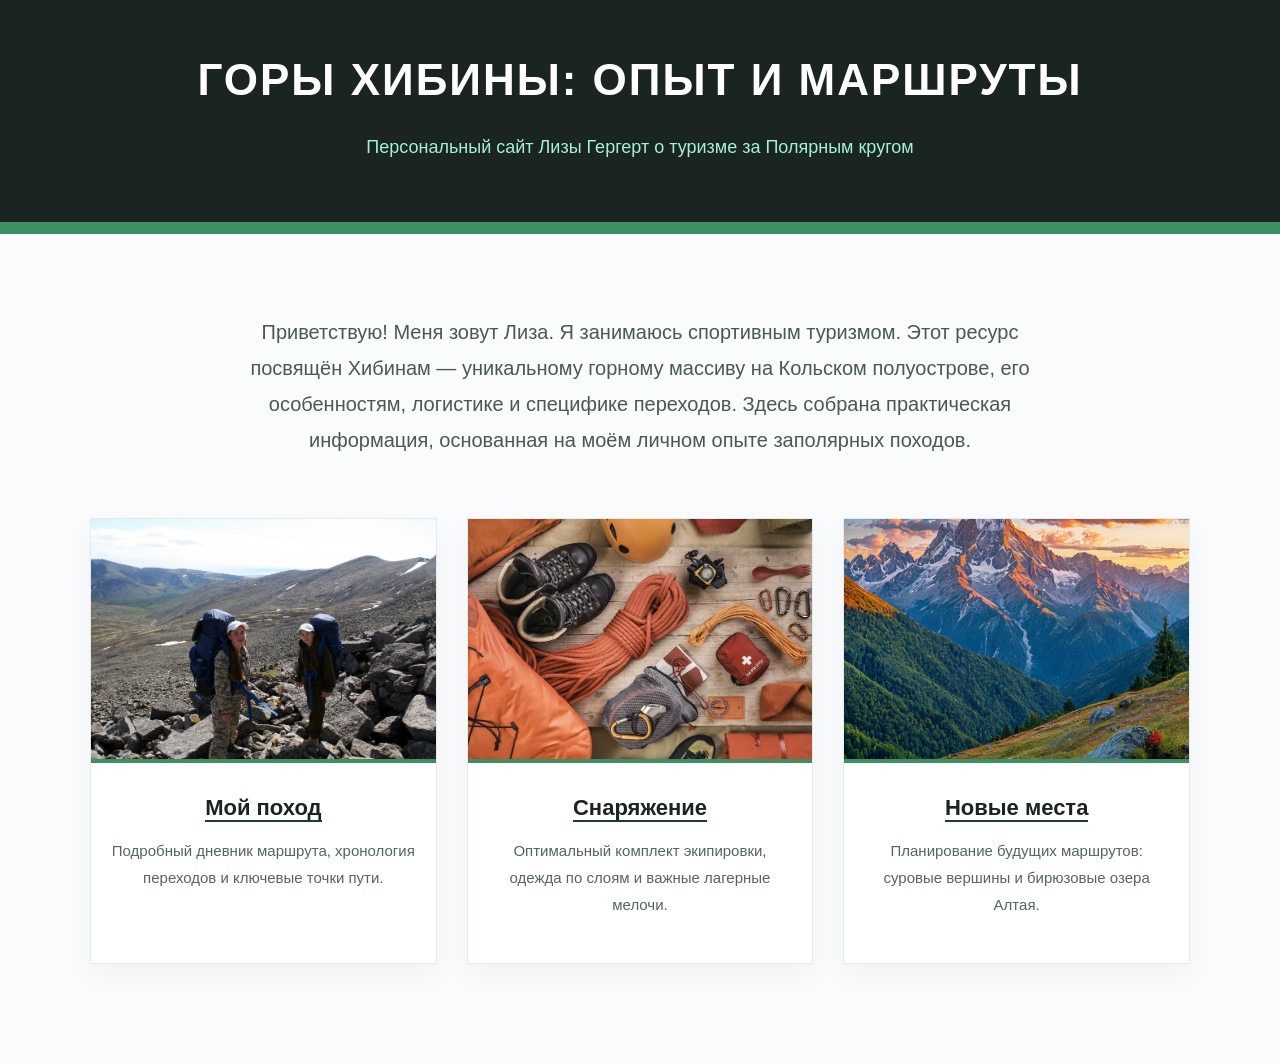
<file: index.html>
<!DOCTYPE html>
<html lang="ru">
<head>
    <meta charset="UTF-8">
    <meta name="viewport" content="width=device-width, initial-scale=1.0">
    <title>Горы Хибины: Опыт, снаряжение и маршруты</title>
    <link rel="stylesheet" href="style.css">
</head>
<body>


<header class="altay-header">
    <div class="header-overlay">
        <h1>Горы Хибины: Опыт и маршруты</h1>
        <p class="header-subtitle">Персональный сайт Лизы Гергерт о туризме за Полярным кругом</p>
    </div>
</header>

<main class="altay-container">

    <p class="intro-text">
        Приветствую! Меня зовут Лиза. Я занимаюсь спортивным туризмом. Этот ресурс посвящён Хибинам — уникальному горному массиву на Кольском полуострове, его особенностям, логистике и специфике переходов. Здесь собрана практическая информация, основанная на моём личном опыте заполярных походов.
    </p>

 
    <div class="checklist-section">
        
     
        <div class="checklist-card">
            <div class="card-image-wrapper">
                <img src="IMG_8028.jpg" alt="Я на отдыхе в горах">
            </div>
            <h2>
                <a href="page2.html" style="color: #1a2421; text-decoration: none; border-bottom: 2px solid #1b3d2b;">Мой поход</a>
            </h2>
            <p style="font-size: 15px; color: #53675c; padding: 0 20px; margin-top: 10px;">
                Подробный дневник маршрута, хронология переходов и ключевые точки пути.
            </p>
        </div>

        <div class="checklist-card">
            <div class="card-image-wrapper">
                <img src="фото.webp" alt="Экипировка для похода">
            </div>
            <h2>
                <a href="page3.html" style="color: #1a2421; text-decoration: none; border-bottom: 2px solid #1b3d2b;">Снаряжение</a>
            </h2>
            <p style="font-size: 15px; color: #53675c; padding: 0 20px; margin-top: 10px;">
                Оптимальный комплект экипировки, одежда по слоям и важные лагерные мелочи.
            </p>
        </div>

     
        <div class="checklist-card">
            <div class="card-image-wrapper">
                <img src="фото2.webp" alt="Горные вершины Алтая">
            </div>
            <h2>
                <a href="page4.html" style="color: #1a2421; text-decoration: none; border-bottom: 2px solid #1b3d2b;">Новые места</a>
            </h2>
            <p style="font-size: 15px; color: #53675c; padding: 0 20px; margin-top: 10px;">
                Планирование будущих маршрутов: суровые вершины и бирюзовые озера Алтая.
            </p>
        </div>

    </div>

</main>

</body>
</html>
</file>
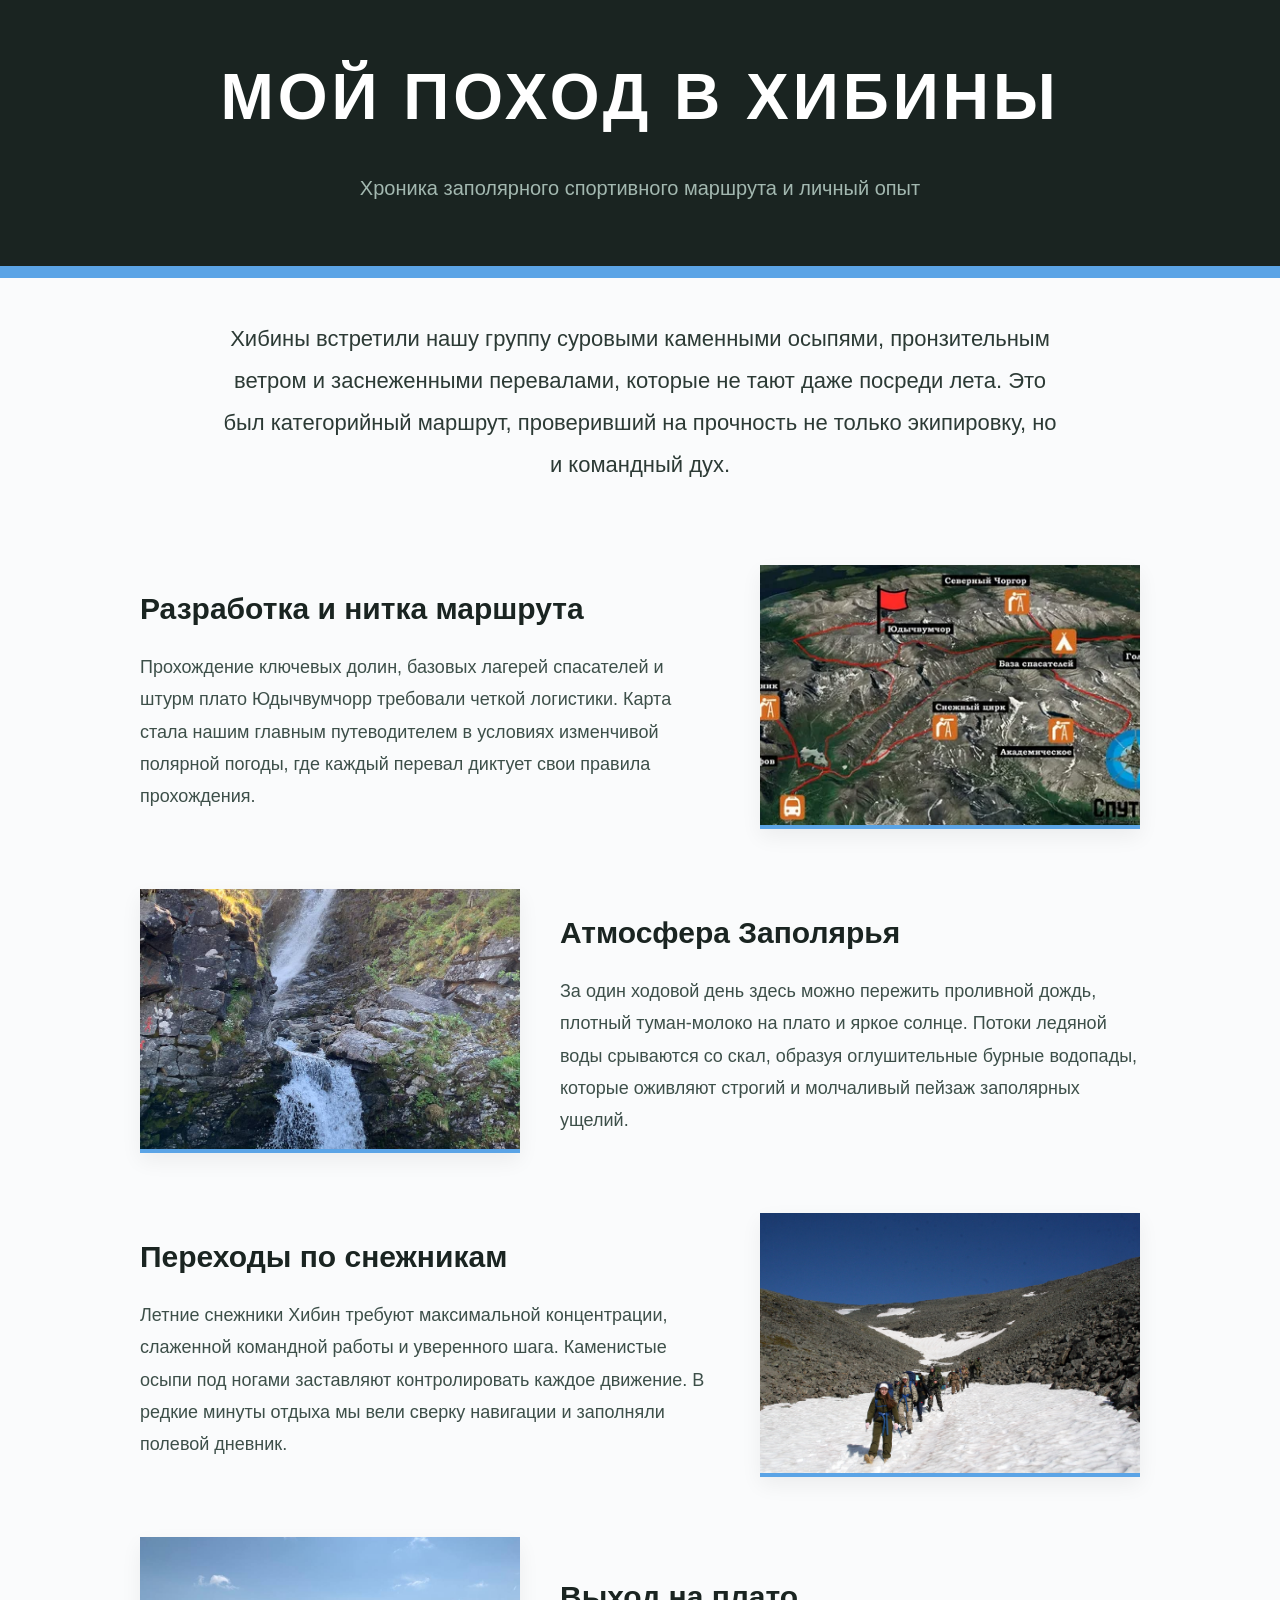
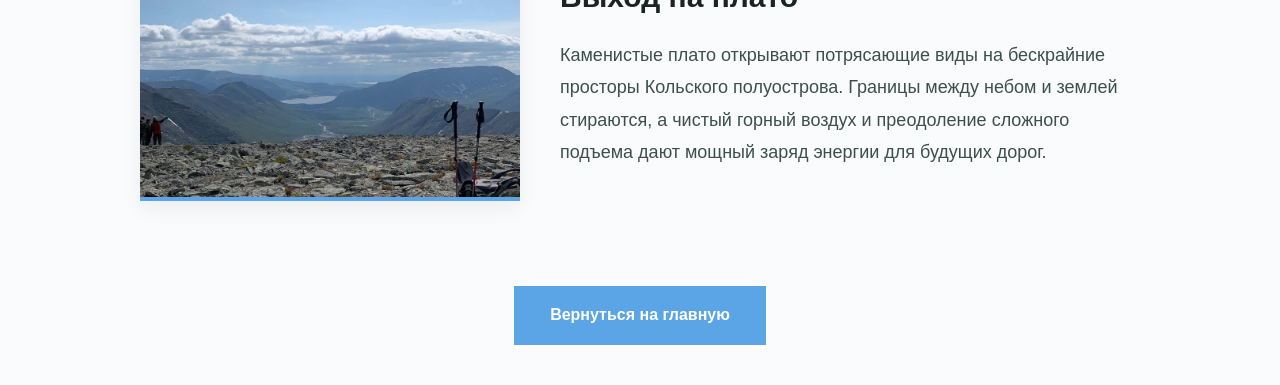
<file: page2.html>
<!DOCTYPE html>
<html lang="ru">
<head>
    <meta charset="UTF-8">
    <meta name="viewport" content="width=device-width, initial-scale=1.0">
    <title>Мой поход в Хибины — Дневник маршрута</title>
    <link rel="stylesheet" href="2style.css">
</head>
<body>


<header class="altay-header light-blue">
    <div class="header-overlay">
        <h1>Мой поход в Хибины</h1>
        <p class="header-subtitle">Хроника заполярного спортивного маршрута и личный опыт</p>
    </div>
</header>

<main class="altay-container">

  
    <p class="intro-text large-font">
        Хибины встретили нашу группу суровыми каменными осыпями, пронзительным ветром и заснеженными перевалами, которые не тают даже посреди лета. Это был категорийный маршрут, проверивший на прочность не только экипировку, но и командный дух.
    </p>

    <div class="journal-container">

        <section class="journal-row">
            <div class="journal-text">
                <h2>Разработка и нитка маршрута</h2>
                <p>
                    Прохождение ключевых долин, базовых лагерей спасателей и штурм плато Юдычвумчорр требовали четкой логистики. Карта стала нашим главным путеводителем в условиях изменчивой полярной погоды, где каждый перевал диктует свои правила прохождения.
                </p>
            </div>
            <div class="journal-media-small">
                <img src="2к1.webp" alt="Карта маршрута">
            </div>
        </section>

      
        <section class="journal-row reverse">
            <div class="journal-text">
                <h2>Атмосфера Заполярья</h2>
                <p>
                    За один ходовой день здесь можно пережить проливной дождь, плотный туман-молоко на плато и яркое солнце. Потоки ледяной воды срываются со скал, образуя оглушительные бурные водопады, которые оживляют строгий и молчаливый пейзаж заполярных ущелий.
                </p>
            </div>
            <div class="journal-media-small">
                <img src="photo_2023-10-03_20-58-45.jpg" alt="Водопад в Хибинах">
            </div>
        </section>

    
        <section class="journal-row">
            <div class="journal-text">
                <h2>Переходы по снежникам</h2>
                <p>
                    Летние снежники Хибин требуют максимальной концентрации, слаженной командной работы и уверенного шага. Каменистые осыпи под ногами заставляют контролировать каждое движение. В редкие минуты отдыха мы вели сверку навигации и заполняли полевой дневник.
                </p>
            </div>
            <div class="journal-media-small">
                <img src="IMG_8060.jpg" alt="Группа на снежнике">
            </div>
        </section>

        <!-- Блок 4: Фото слева, текст справа -->
        <section class="journal-row reverse">
            <div class="journal-text">
                <h2>Выход на плато</h2>
                <p>
                    Каменистые плато открывают потрясающие виды на бескрайние просторы Кольского полуострова. Границы между небом и землей стираются, а чистый горный воздух и преодоление сложного подъема дают мощный заряд энергии для будущих дорог.
                </p>
            </div>
            <div class="journal-media-small">
                <img src="photo_2023-10-03_20-57-32.jpg" alt="Вид с плато">
            </div>
        </section>

    </div>

  
    <div style="text-align: center; margin-top: 60px; margin-bottom: 40px;">
        <a href="index.html" class="card-button light-blue-btn">Вернуться на главную</a>
    </div>

</main>

</body>
</html>
</file>
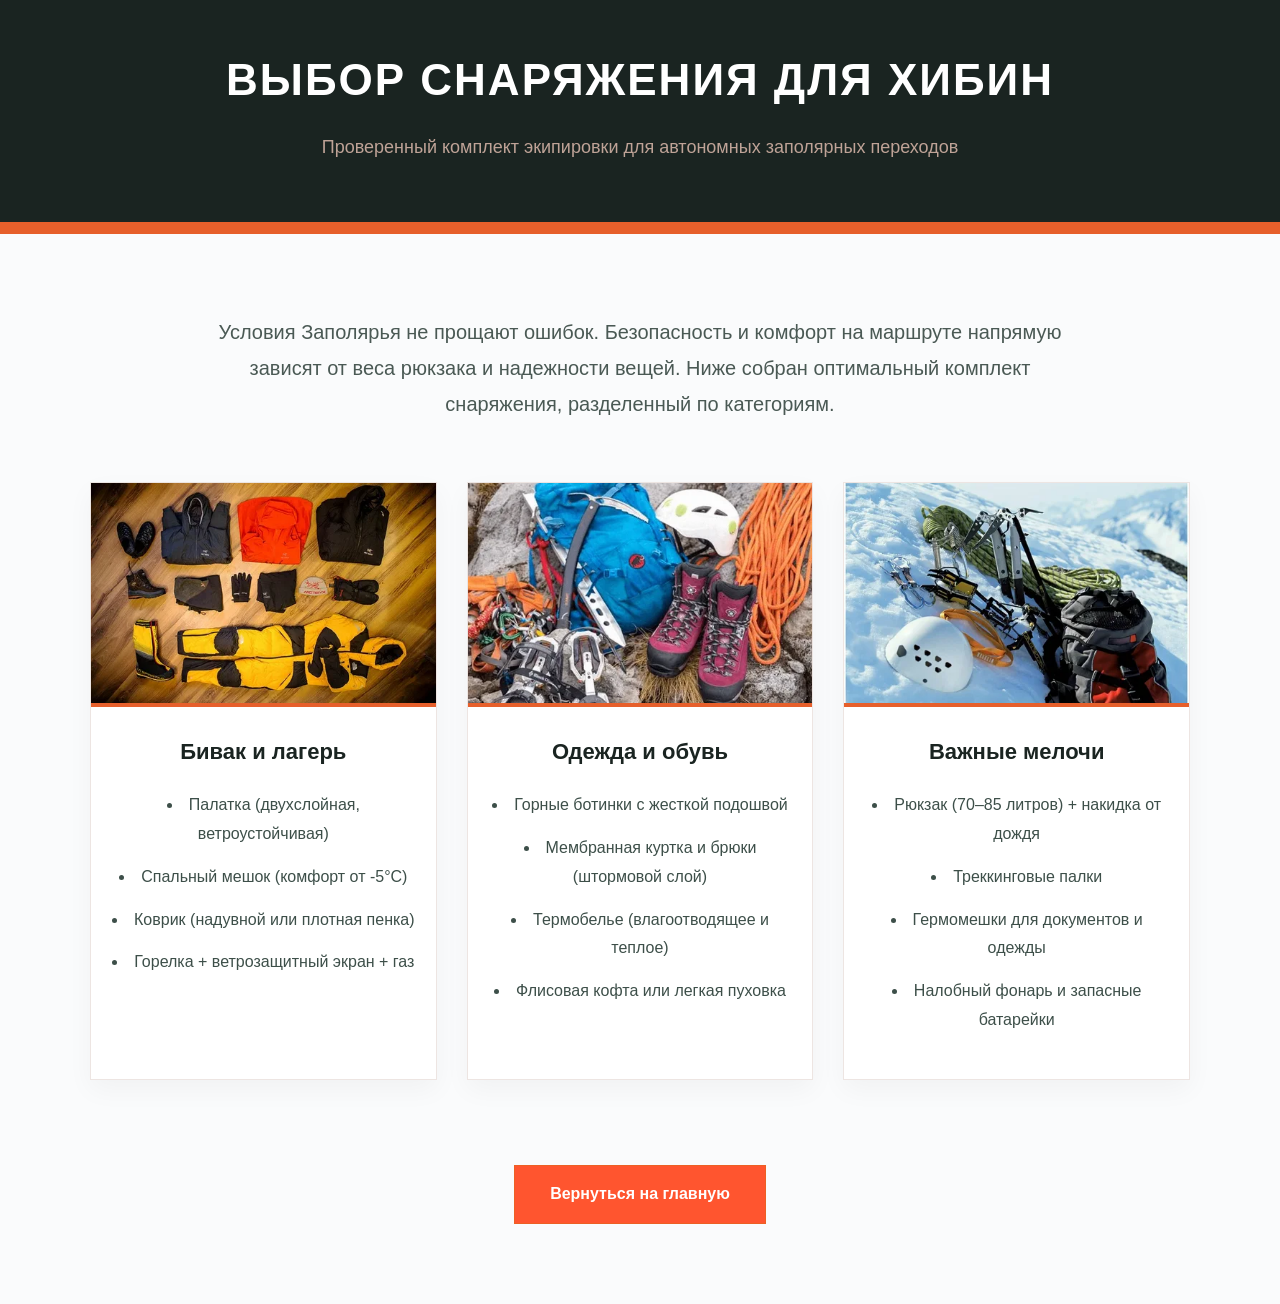
<file: page3.html>
<!DOCTYPE html>
<html lang="ru">
<head>
    <meta charset="UTF-8">
    <meta name="viewport" content="width=device-width, initial-scale=1.0">
    <title>Горное снаряжение — Хибины</title>
    <link rel="stylesheet" href="3style.css">
</head>
<body>


<header class="altay-header">
    <div class="header-overlay">
        <h1>Выбор снаряжения для Хибин</h1>
        <p class="header-subtitle">Проверенный комплект экипировки для автономных заполярных переходов</p>
    </div>
</header>

<main class="altay-container">

    <p class="intro-text">
        Условия Заполярья не прощают ошибок. Безопасность и комфорт на маршруте напрямую зависят от веса рюкзака и надежности вещей. Ниже собран оптимальный комплект снаряжения, разделенный по категориям.
    </p>

  
    <div class="checklist-section">
        
   
        <div class="checklist-card">
            <div class="card-image-wrapper">
                <img src="3к1.webp" alt="Одежда и бивачное снаряжение разложенное на полу">
            </div>
            <h2>Бивак и лагерь</h2>
            <ul>
                <li>Палатка (двухслойная, ветроустойчивая)</li>
                <li>Спальный мешок (комфорт от -5°C)</li>
                <li>Коврик (надувной или плотная пенка)</li>
                <li>Горелка + ветрозащитный экран + газ</li>
            </ul>
        </div>

   
        <div class="checklist-card">
            <div class="card-image-wrapper">
                <img src="3к3.webp" alt="Обувь, кошки и штурмовой рюкзак на камнях">
            </div>
            <h2>Одежда и обувь</h2>
            <ul>
                <li>Горные ботинки с жесткой подошвой</li>
                <li>Мембранная куртка и брюки (штормовой слой)</li>
                <li>Термобелье (влагоотводящее и теплое)</li>
                <li>Флисовая кофта или легкая пуховка</li>
            </ul>
        </div>


        <div class="checklist-card">
            <div class="card-image-wrapper">
                <img src="3к2.webp" alt="Альпинистское снаряжение на снегу">
            </div>
            <h2>Важные мелочи</h2>
            <ul>
                <li>Рюкзак (70–85 литров) + накидка от дождя</li>
                <li>Треккинговые палки</li>
                <li>Гермомешки для документов и одежды</li>
                <li>Налобный фонарь и запасные батарейки</li>
            </ul>
        </div>
    </div>


    <div style="text-align: center; margin-top: 60px; margin-bottom: 40px;">
        <a href="index.html" class="card-button light-blue-btn">Вернуться на главную</a>
    </div>

</main>

</body>
</html>
</file>
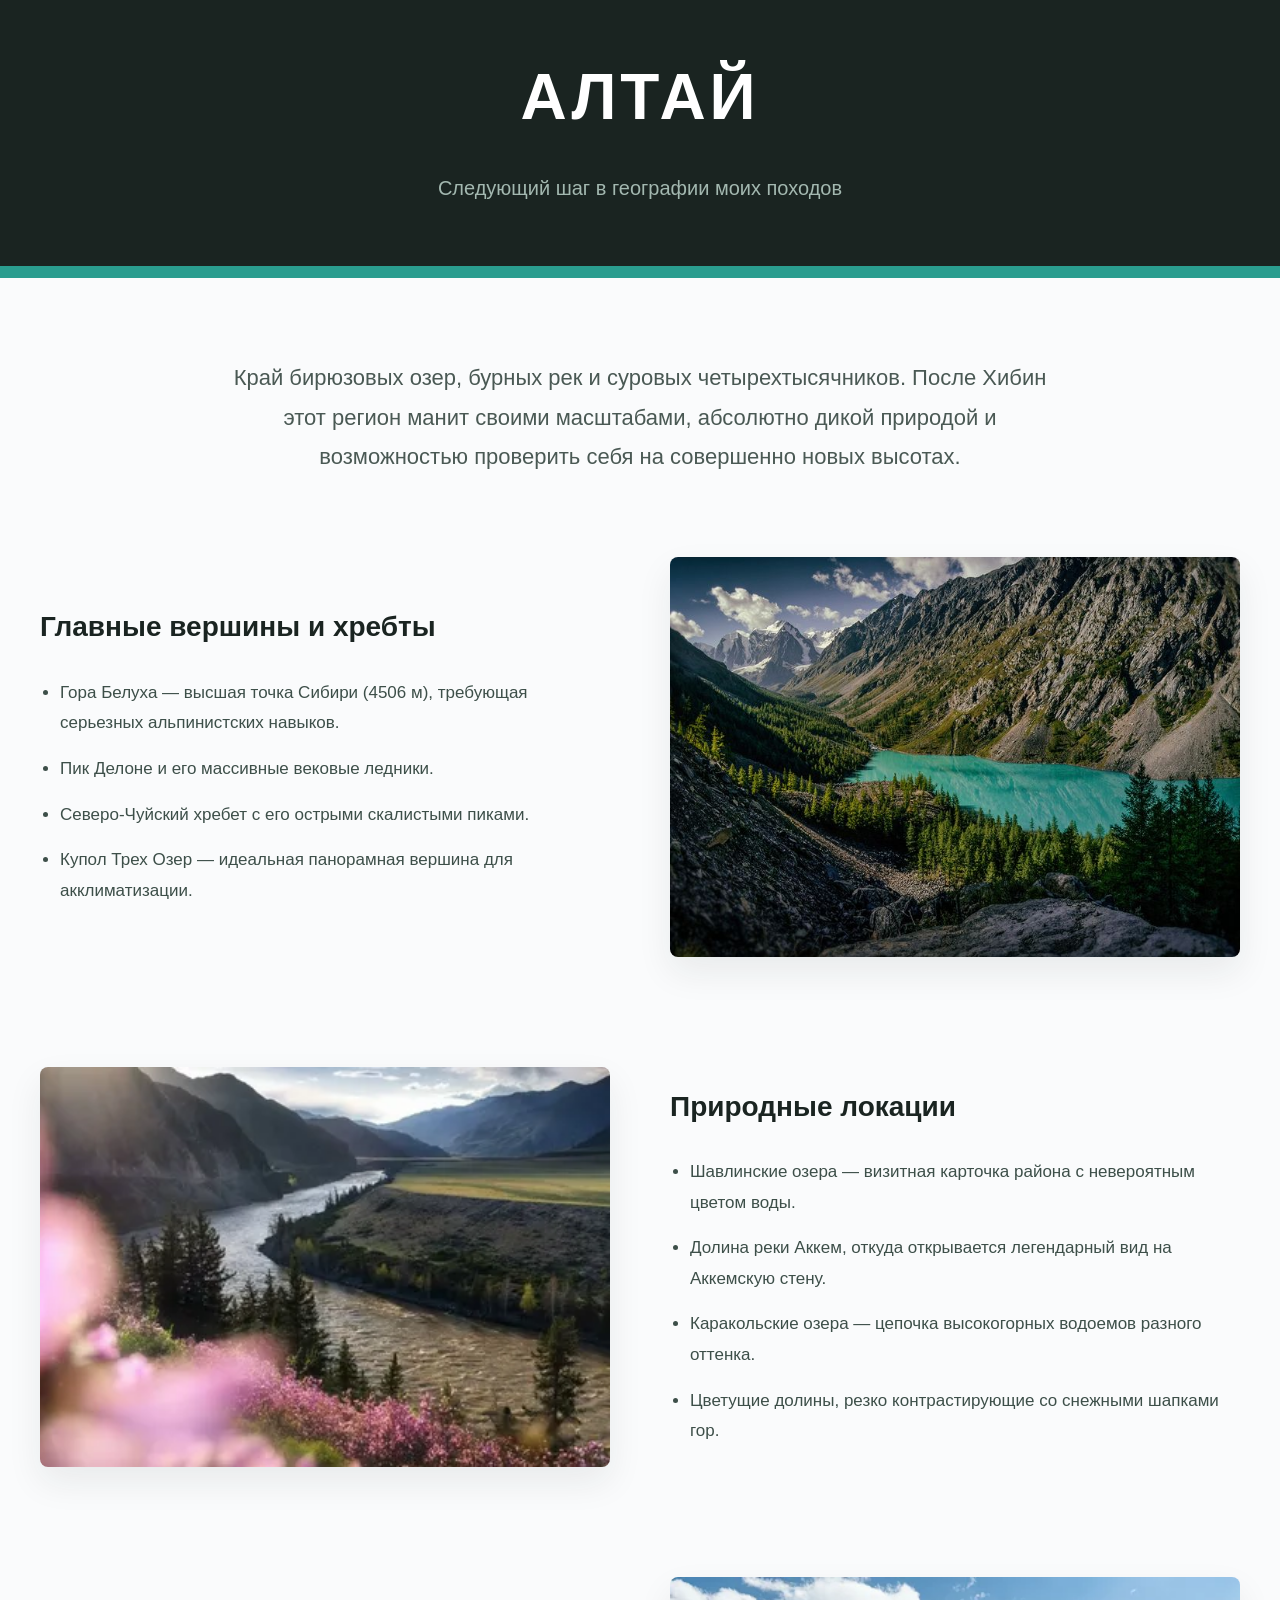
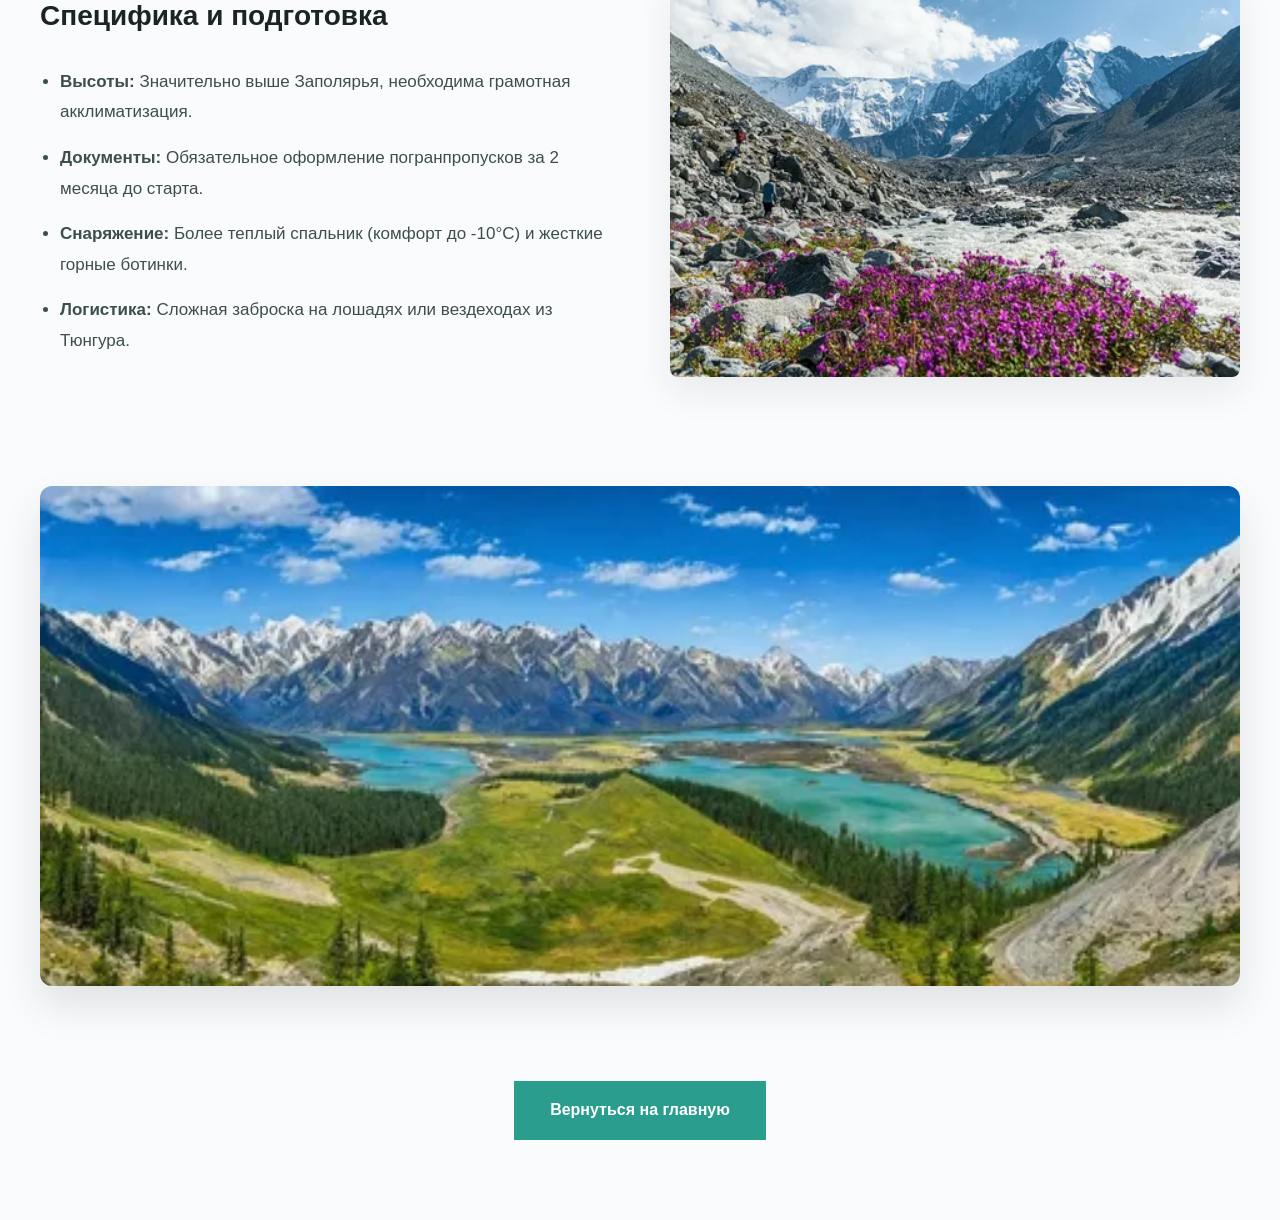
<file: page4.html>
<!DOCTYPE html>
<html lang="ru">
<head>
    <meta charset="UTF-8">
    <meta name="viewport" content="width=device-width, initial-scale=1.0">
    <title>Новые горизонты: Горный Алтай</title>
    <link rel="stylesheet" href="4style.css">
</head>
<body>

<header class="altay-header">
    <div class="header-overlay">
        <h1>Алтай</h1>
        <p class="header-subtitle">Следующий шаг в географии моих походов</p>
    </div>
</header>

<main class="altay-container">

    <p class="intro-text">
        Край бирюзовых озер, бурных рек и суровых четырехтысячников. После Хибин этот регион манит своими масштабами, абсолютно дикой природой и возможностью проверить себя на совершенно новых высотах.
    </p>

    <section class="altay-section">
        <div class="section-text">
            <h2>Главные вершины и хребты</h2>
            <ul>
                <li>Гора Белуха — высшая точка Сибири (4506 м), требующая серьезных альпинистских навыков.</li>
                <li>Пик Делоне и его массивные вековые ледники.</li>
                <li>Северо-Чуйский хребет с его острыми скалистыми пиками.</li>
                <li>Купол Трех Озер — идеальная панорамная вершина для акклиматизации.</li>
            </ul>
        </div>
        <div class="section-image">
            <img src="4к1.jpg" alt="Бирюзовое озеро Алтая на фоне заснеженных вершин">
        </div>
    </section>

    <section class="altay-section reverse">
        <div class="section-text">
            
            <h2>Природные локации</h2>
            <ul>
                <li>Шавлинские озера — визитная карточка района с невероятным цветом воды.</li>
                <li>Долина реки Аккем, откуда открывается легендарный вид на Аккемскую стену.</li>
                <li>Каракольские озера — цепочка высокогорных водоемов разного оттенка.</li>
                <li>Цветущие долины, резко контрастирующие со снежными шапками гор.</li>
            </ul>
        </div>
        <div class="section-image">
            <img src="4к2.webp" alt="Река Катунь в окружении цветущего маральника">
        </div>
    </section>

    <section class="altay-section">
        <div class="section-text">
            <h2>Специфика и подготовка</h2>
            <ul>
                <li><strong>Высоты:</strong> Значительно выше Заполярья, необходима грамотная акклиматизация.</li>
                <li><strong>Документы:</strong> Обязательное оформление погранпропусков за 2 месяца до старта.</li>
                <li><strong>Снаряжение:</strong> Более теплый спальник (комфорт до -10°C) и жесткие горные ботинки.</li>
                <li><strong>Логистика:</strong> Сложная заброска на лошадях или вездеходах из Тюнгура.</li>
            </ul>
        </div>
        <div class="section-image">
            <img src="4к4.webp" alt="Походная группа на каменистой тропе у подножия ледника">
        </div>
    </section>

    <section class="full-width-gallery">
        <img src="4к3.webp" alt="Широкая круговая панорама алтайских хребтов и долин">
        
    </section>
    <div style="text-align: center; margin-top: 60px; margin-bottom: 40px;">
        <a href="index.html" class="card-button light-blue-btn">Вернуться на главную</a>
    </div>
</main>

</body>
</html>
</file>
<file: style.css>
body {
    font-family: 'Segoe UI', Tahoma, Geneva, Verdana, sans-serif;
    background-color: #fafbfc;
    color: #1a2421;
    margin: 0;
    padding: 0;
    line-height: 1.8;
}

.altay-header {
    background-color: #1a2421; 
    padding: 40px 20px;
    text-align: center;
    border-bottom: 12px solid #409065; 
}

.altay-header h1 {
    font-size: 44px;
    color: #ffffff;
    margin: 0;
    text-transform: uppercase;
    letter-spacing: 2px;
    font-weight: 800;
}

.header-subtitle {
    font-size: 18px;
    color: #a4f2d4;
    margin-top: 12px;
    font-weight: 300;
}

.altay-container {
    max-width: 1200px;
    margin: 0 auto;
    padding: 40px 20px;
}

.intro-text {
    font-size: 20px;
    text-align: center;
    max-width: 850px;
    margin: 40px auto 60px auto;
    color: #4a5954;
    font-weight: 300;
}

.checklist-section {
    display: grid;
    grid-template-columns: repeat(auto-fit, minmax(320px, 1fr));
    gap: 30px;
    max-width: 1100px;
    margin: 0 auto 60px auto;
}

.checklist-card {
    background-color: #ffffff;
    border: 1px solid #e2ede9;
    border-radius: 0px; 
    padding: 0 0 30px 0;
    overflow: hidden;
    box-shadow: 0 10px 25px rgba(26, 36, 33, 0.04);
    text-align: center;
    transition: transform 0.3s, box-shadow 0.3s;
}


.card-image-wrapper {
    width: 100%;
    height: 240px;
    overflow: hidden;
    margin-bottom: 25px;
    border-bottom: 4px solid #3d8e63;
}

.card-image-wrapper img {
    width: 100%;
    height: 100%;
    object-fit: cover;
    border-radius: 0px;
    transition: transform 0.5s;
}


.checklist-card:hover {
    transform: translateY(-8px);
    box-shadow: 0 15px 30px rgba(27, 61, 43, 0.15);
    border-color: #4b9d71;
}

.checklist-card:hover .card-image-wrapper img {
    transform: scale(1.05);
}


.checklist-card h2 {
    margin-top: 0;
    margin-bottom: 10px;
    font-size: 22px;
    color: #1a2421;
    font-weight: 700;
    padding: 0 20px;
}


@media (max-width: 600px) {
    .altay-header h1 { font-size: 32px; }
    .checklist-section { grid-template-columns: 1fr; }
}
</file>
<file: 2style.css>
body {
    font-family: 'Segoe UI', Tahoma, Geneva, Verdana, sans-serif;
    background-color: #fafbfc;
    color: #1a2421;
    margin: 0;
    padding: 0;
    line-height: 1.8;
}

.altay-header {
    background-color: #1a2421; 
    padding: 40px 20px; 
    text-align: center;
}

.altay-header.light-blue {
    border-bottom: 12px solid #5ba4e6; 
}

.altay-header h1 {
    font-size: 64px;
    color: #ffffff;
    margin: 0;
    text-transform: uppercase;
    letter-spacing: 4px;
    font-weight: 800;
}

.header-subtitle {
    font-size: 20px;
    color: #a3b8b0;
    margin-top: 15px;
    font-weight: 300;
}


.intro-text.large-font {
    font-size: 22px;
    text-align: center;
    max-width: 850px;
    margin: 40px auto 80px auto;
    line-height: 1.9;
    color: #2c3a35;
    font-weight: 300;
}


.journal-container {
    max-width: 1000px;
    margin: 40px auto;
    padding: 0 20px; 
}

.journal-row {
    display: flex;
    align-items: center;
    gap: 40px;
    margin-bottom: 60px;
}

.journal-row.reverse {
    flex-direction: row-reverse;
}


.journal-text {
    flex: 1.4;
    position: relative;
}

.journal-text h2 {
    font-size: 30px; 
    color: #1a2421;
    margin-top: 0;
    margin-bottom: 15px;
    font-weight: 700;
}

.journal-text p {
    font-size: 18px;
    line-height: 1.8;
    color: #3d4f49;
    margin: 0;
}

.journal-media-small {
    flex: 1;
    max-width: 380px; 
}

.journal-media-small img {
    width: 100%;
    height: 260px; 
    object-fit: cover;
    display: block;
    border-radius: 0px; 
    border-bottom: 4px solid #5ba4e6;
    box-shadow: 0 8px 20px rgba(0, 0, 0, 0.06);
    transition: transform 0.4s; 
}

.journal-media-small img:hover {
    transform: scale(1.02); 
}


.card-button.light-blue-btn {
    display: inline-block; 
    background-color: #5ba4e6;
    border: 1px solid #5ba4e6;
    color: #ffffff;
    text-decoration: none;
    padding: 14px 35px;
    font-size: 16px;
    font-weight: 600;
    border-radius: 0px; 
    margin-top: 25px; 
    transition: background-color 0.3s, border-color 0.3s;
}

.card-button.light-blue-btn:hover {
    background-color: #3f8cd4;
    border-color: #3f8cd4;
}


.full-width-gallery {
    max-width: 1000px;
    margin: 80px auto 40px auto;
    padding: 0 20px;
    text-align: center;
}

.full-width-gallery img {
    width: 100%;
    height: 500px;
    object-fit: cover;
    border-radius: 0px; 
    border-bottom: 6px solid #5ba4e6; 
    box-shadow: 0 20px 40px rgba(0,0,0,0.08);
}

.gallery-caption {
    margin-top: 15px;
    font-size: 16px;
    color: #53675c;
    font-style: italic;
}


@media (max-width: 768px) {
    .altay-header h1 { font-size: 44px; }
    
    .intro-text.large-font {
        font-size: 18px;
        margin-bottom: 40px;
    }

    .journal-row, .journal-row.reverse {
        flex-direction: column;
        gap: 25px;
        margin-bottom: 40px;
    }
    
    .journal-media-small {
        max-width: 100%;
        width: 100%;
    }
    
    .journal-media-small img {
        height: 240px; 
    }
    
    .journal-text h2 { font-size: 24px; }
    .journal-text p { font-size: 16px; }
    
    .full-width-gallery img {
        height: 300px; 
    }
}
</file>
<file: 3style.css>
body {
    font-family: 'Segoe UI', Tahoma, Geneva, Verdana, sans-serif;
    background-color: #fafbfc;
    color: #1a2421;
    margin: 0;
    padding: 0;
    line-height: 1.8;
}

.altay-header {
    background-color: #1a2421; 
    padding: 40px 20px;
    text-align: center;
    border-bottom: 12px solid #e65f2b; 
}

.altay-header h1 {
    font-size: 44px;
    color: #ffffff;
    margin: 0;
    text-transform: uppercase;
    letter-spacing: 2px;
    font-weight: 800;
}

.header-subtitle {
    font-size: 18px;
    color: #bfa397; 
    margin-top: 12px;
    font-weight: 300;
}


.altay-container {
    max-width: 1200px;
    margin: 0 auto;
    padding: 40px 20px;
}

.intro-text {
    font-size: 20px;
    text-align: center;
    max-width: 850px;
    margin: 40px auto 60px auto;
    color: #4a5954;
    font-weight: 300;
}


.checklist-section {
    display: grid;
    grid-template-columns: repeat(auto-fit, minmax(320px, 1fr));
    gap: 30px;
    max-width: 1100px;
    margin: 0 auto 60px auto;
}


.checklist-card {
    background-color: #ffffff;
    border: 1px solid #ede5e2;
    border-radius: 0px; 
    padding: 0 0 30px 0; 
    overflow: hidden;
    box-shadow: 0 10px 25px rgba(36, 29, 26, 0.04);
    text-align: center;
    transition: transform 0.3s, box-shadow 0.3s;
}


.card-image-wrapper {
    width: 100%;
    height: 220px;
    overflow: hidden;
    margin-bottom: 25px;
    border-bottom: 4px solid #e65f2b; 
}

.card-image-wrapper img {
    width: 100%;
    height: 100%;
    object-fit: cover;
    border-radius: 0px; 
    transition: transform 0.5s;
}


.checklist-card:hover {
    transform: translateY(-8px);
    box-shadow: 0 15px 30px rgba(230, 95, 43, 0.15);
    border-color: #e65f2b;
}


.checklist-card:hover .card-image-wrapper img {
    transform: scale(1.05);
}


.checklist-card h2 {
    margin-top: 0;
    margin-bottom: 20px;
    font-size: 22px;
    color: #1a2421;
    font-weight: 700;
    padding: 0 20px;
}


.checklist-card ul {
    padding: 0 20px;
    margin: 0;
    list-style-position: inside;
    text-align: center;
}

.checklist-card li {
    font-size: 16px;
    margin-bottom: 14px;
    color: #3d4f49;
}

.rules-section {
    display: grid;
    grid-template-columns: repeat(auto-fit, minmax(280px, 1fr));
    gap: 30px;
    max-width: 1100px;
    margin: 0 auto;
    border-top: 1px solid #ede5e2;
    padding-top: 40px;
}

.rule-box {
    text-align: left;
}

.rule-box h4 {
    font-size: 16px;
    color: #e65f2b; 
    margin: 0 0 12px 0;
    text-transform: uppercase;
    letter-spacing: 1px;
}

.rule-box p {
    font-size: 15px;
    color: #53675c;
    margin: 0;
}


.section-number {
    display: none;
}


@media (max-width: 600px) {
    .altay-header h1 { font-size: 32px; }
    .checklist-section { grid-template-columns: 1fr; }
}
.card-button.light-blue-btn {
    display: inline-block; /* Чтобы правильно работали отступы */
    background-color: #ff552f;
    border: 1px solid #ec6024;
    color: #ffffff;
    text-decoration: none;
    padding: 14px 35px;
    font-size: 16px;
    font-weight: 600;
    border-radius: 0px; /* Прямые углы */
    margin-top: 25px; /* Отодвигаем от текста сверху */
    transition: background-color 0.3s, border-color 0.3s;
}
</file>
<file: 4style.css>
body {
    font-family: 'Segoe UI', Tahoma, Geneva, Verdana, sans-serif;
    background-color: #fafbfc;
    color: #1a2421;
    margin: 0;
    padding: 0;
    line-height: 1.8;
}


.altay-header {
    background-color: #1a2421; 
    padding: 40px 20px; 
    text-align: center;
    border-bottom: 12px solid #2a9d8f;
}

.altay-header h1 {
    font-size: 64px;
    color: #ffffff;
    margin: 0;
    text-transform: uppercase;
    letter-spacing: 4px;
    font-weight: 800;
}

.header-subtitle {
    font-size: 20px;
    color: #a3b8b0;
    margin-top: 15px;
    font-weight: 300;
}


.altay-container {
    max-width: 1200px;
    margin: 0 auto;
    padding: 40px 20px;
}

.intro-text {
    font-size: 22px;
    text-align: center;
    max-width: 850px;
    margin: 40px auto 80px auto;
    color: #4a5954;
    font-weight: 300;
}


.altay-section {
    display: flex;
    align-items: center;
    gap: 60px;
    margin-bottom: 100px;
}


.altay-section.reverse {
    flex-direction: row-reverse;
}


.section-text {
    flex: 1;
    position: relative;
}



.section-text h2 {
    font-size: 28px;
    color: #1a2421;
    margin-top: 0;
    margin-bottom: 25px;
    font-weight: 700;
}

.section-text ul {
    padding-left: 20px;
    margin: 0;
}

.section-text li {
    font-size: 17px;
    margin-bottom: 15px;
    color: #3d4f49;
}


.section-image {
    flex: 1;
}

.section-image img {
    width: 100%;
    height: 400px;
    object-fit: cover;
    border-radius: 8px;
    box-shadow: 0 15px 35px rgba(26, 36, 33, 0.08);
    transition: transform 0.4s;
}

.section-image img:hover {
    transform: scale(1.02); 
}


.full-width-gallery {
    margin-top: 80px;
    text-align: center;
    position: relative;
}

.full-width-gallery img {
    width: 100%;
    height: 500px;
    object-fit: cover;
    border-radius: 12px;
    box-shadow: 0 20px 40px rgba(0,0,0,0.1);
}

.gallery-caption {
    margin-top: 15px;
    font-size: 16px;
    color: #53675c;
    font-style: italic;
}


@media (max-width: 900px) {
    .altay-header h1 { font-size: 44px; }
    .altay-section, .altay-section.reverse {
        flex-direction: column;
        gap: 30px;
        margin-bottom: 60px;
    }
    .section-image img {
        height: 280px;
    }
    .full-width-gallery img {
        height: 300px;
    }
}
.card-button.light-blue-btn {
    display: inline-block; 
    background-color: #2a9d8f;
    border: 1px solid #2a9d8f;
    color: #ffffff;
    text-decoration: none;
    padding: 14px 35px;
    font-size: 16px;
    font-weight: 600;
    border-radius: 0px; 
    margin-top: 25px; 
    transition: background-color 0.3s, border-color 0.3s;
}
</file>
